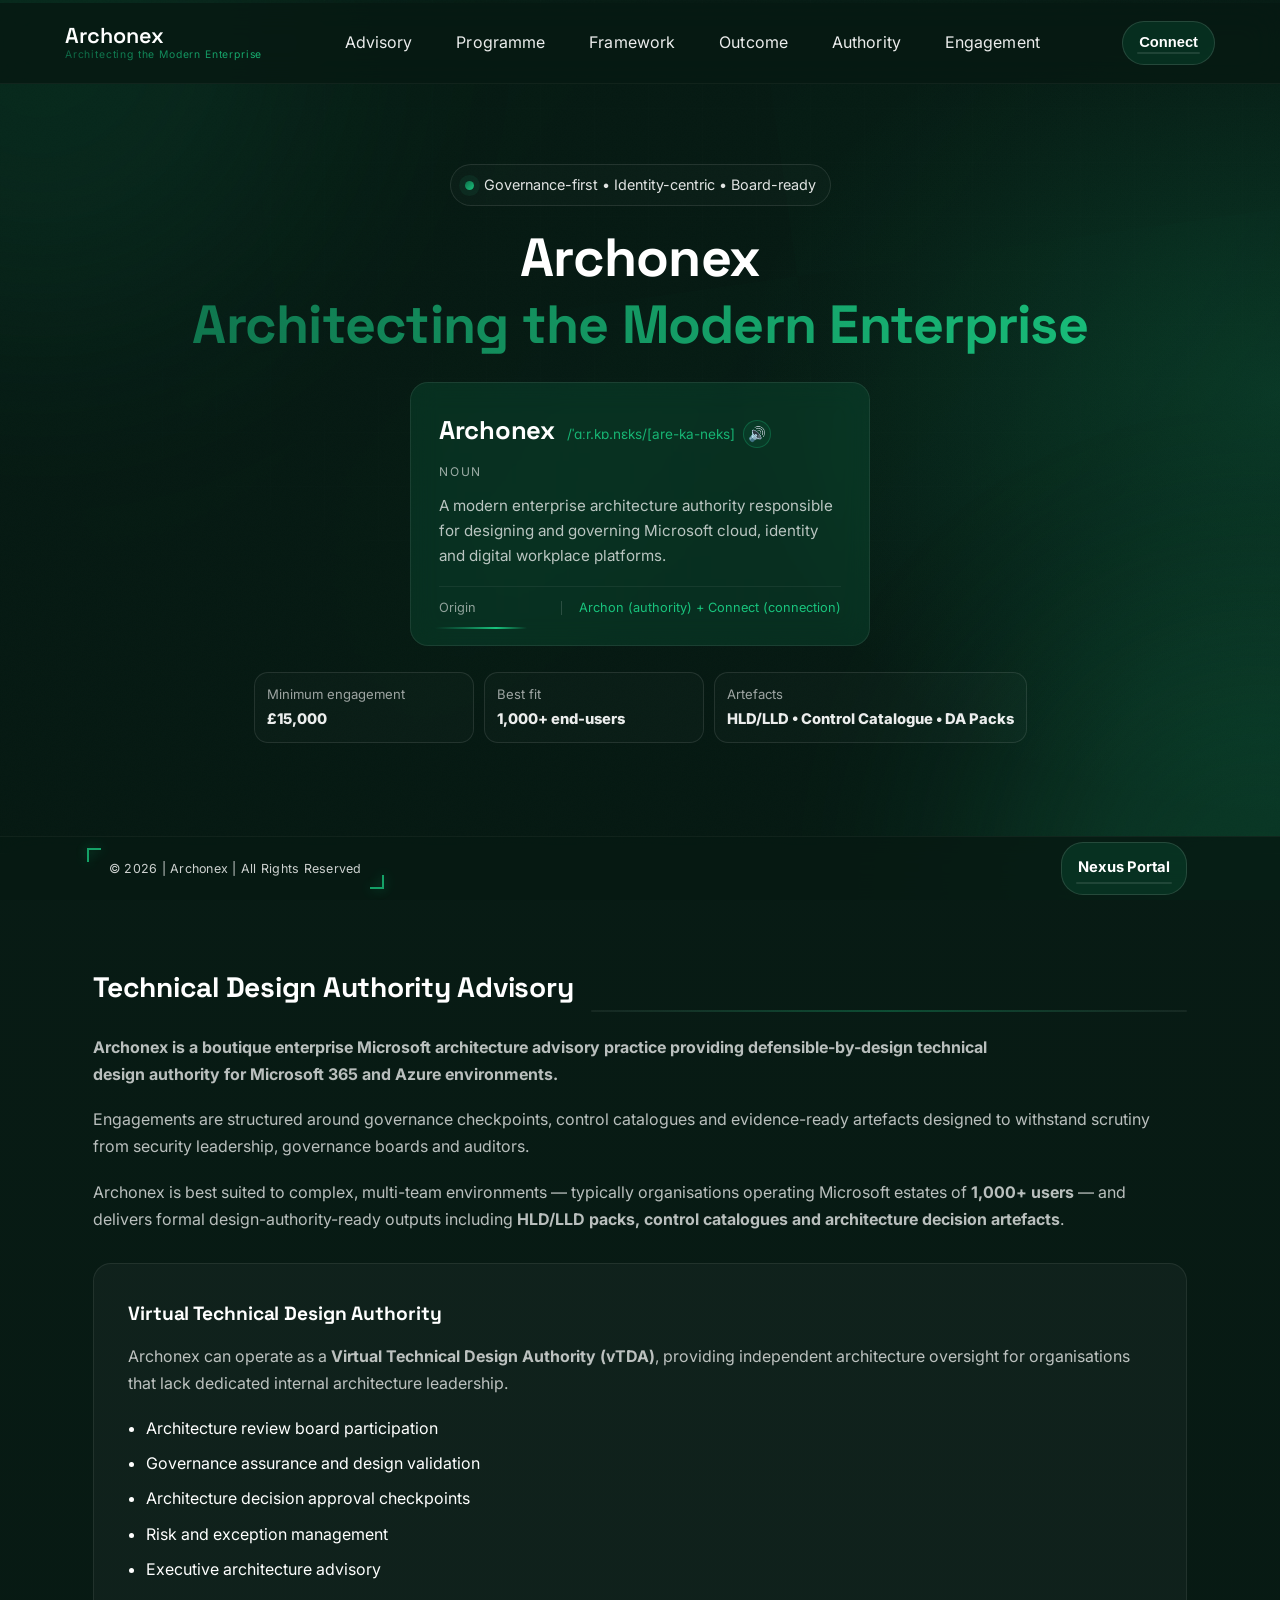
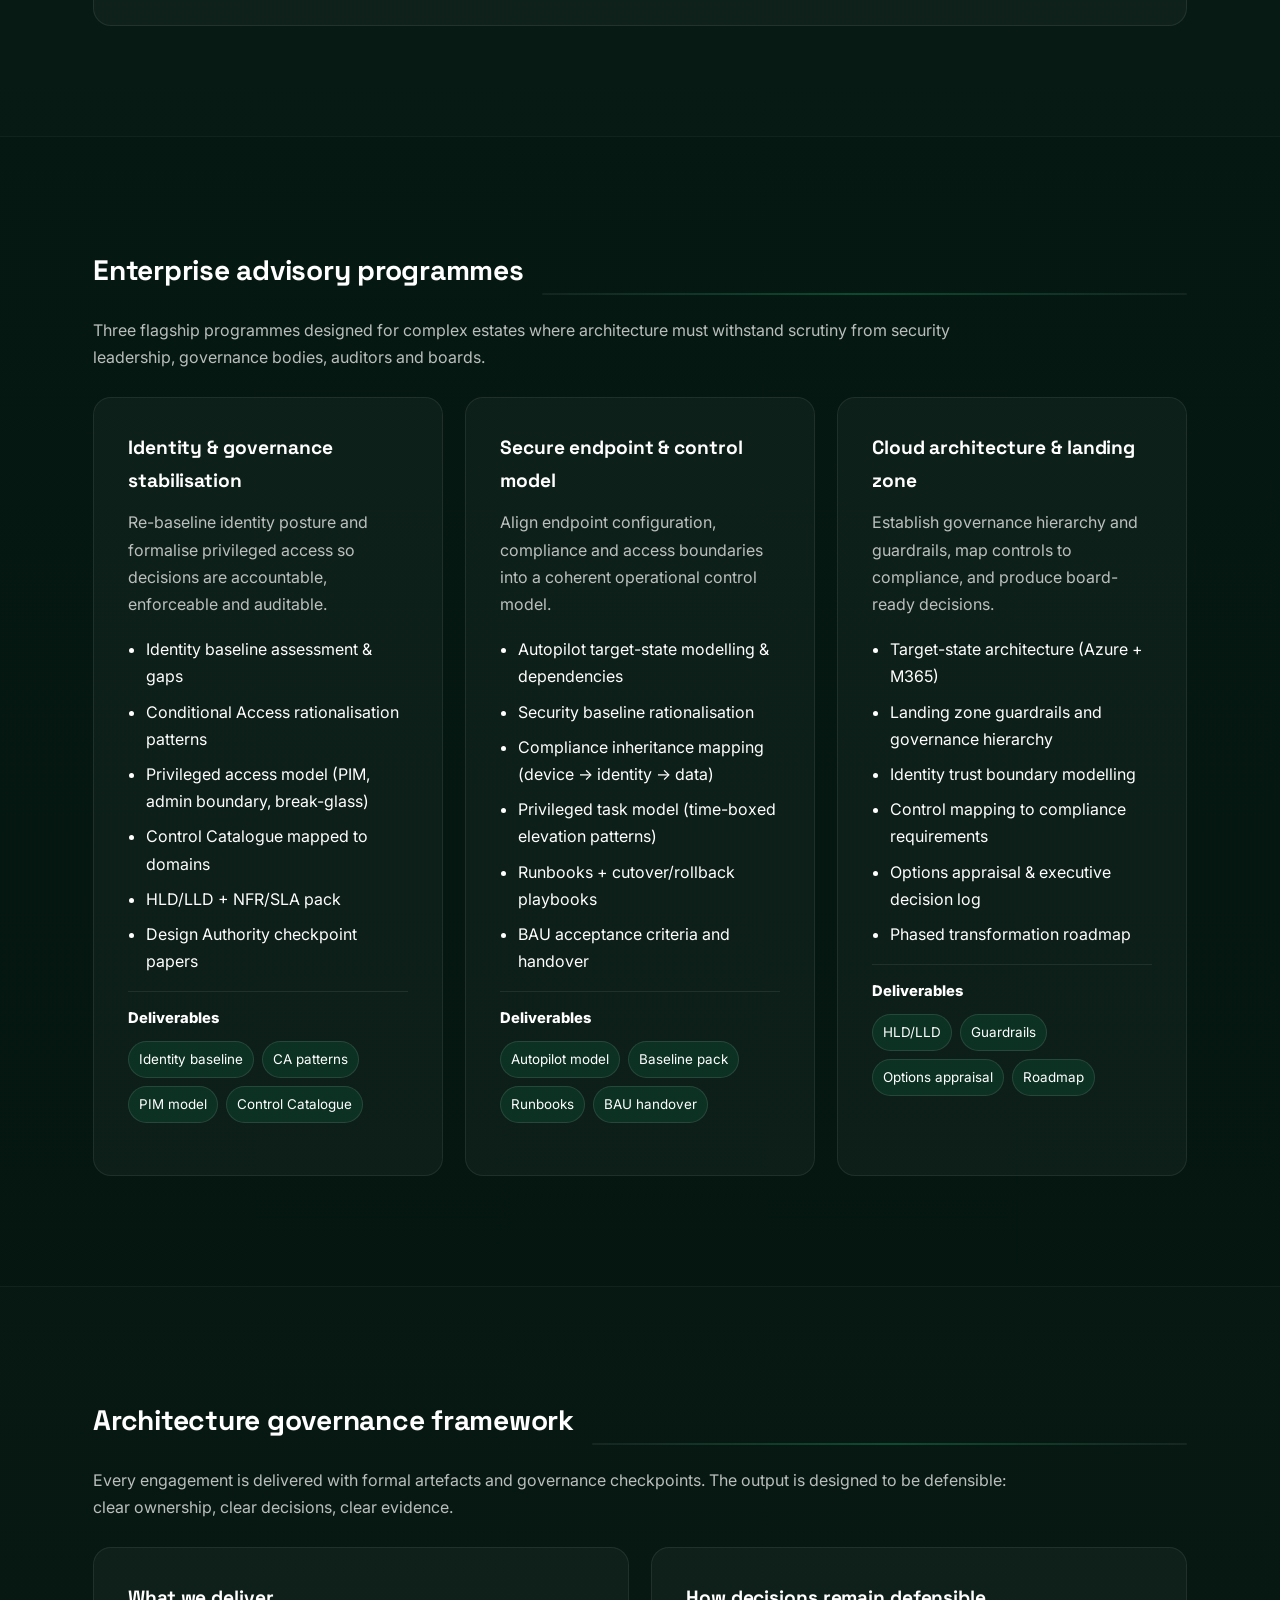
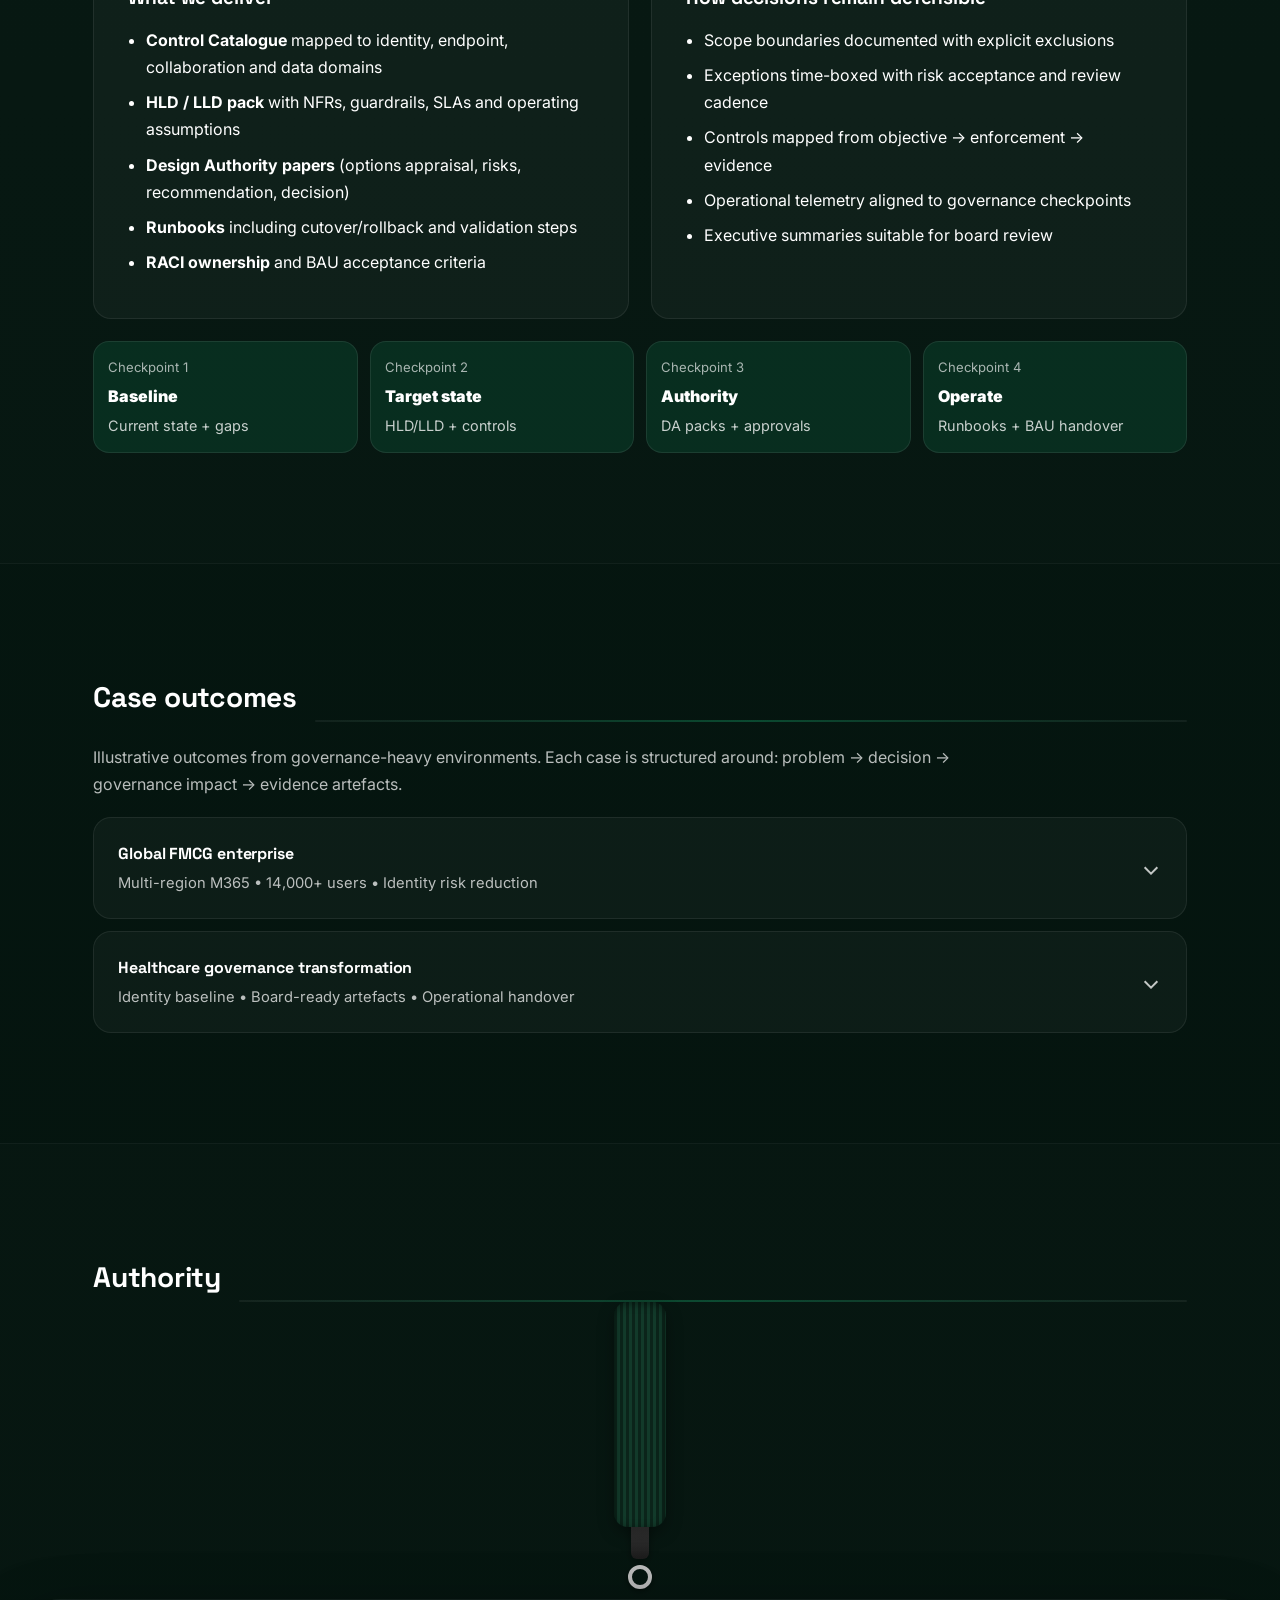
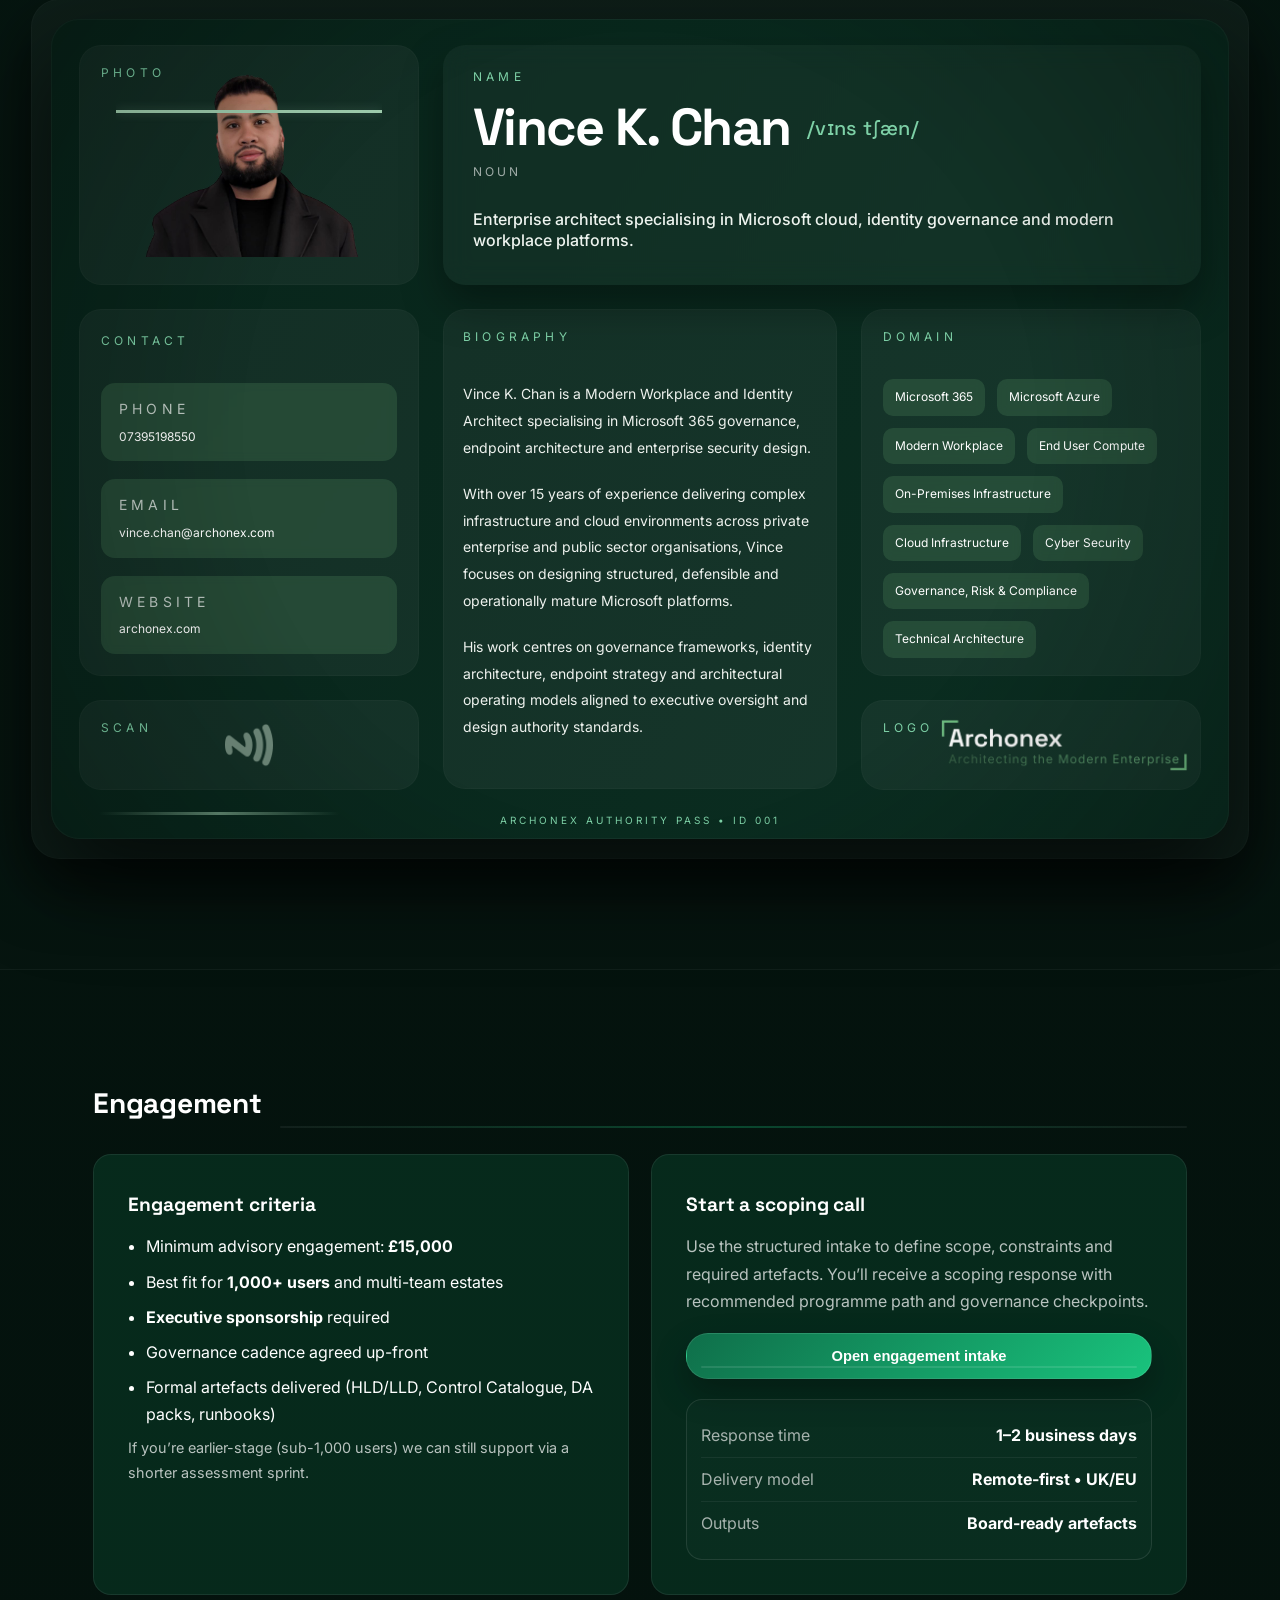
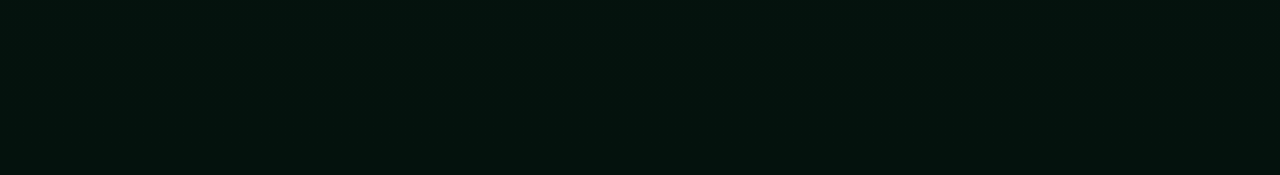
<file: index.html>
<!DOCTYPE html>
<html lang="en-GB">
<head>
  <meta charset="UTF-8" />
  <meta name="viewport" content="width=device-width, initial-scale=1.0" />
  <meta name="description" content="Archonex delivers governance-first Microsoft 365 & Azure architecture advisory: identity control models, board-ready artefacts, defensible decisions." />
  <meta name="theme-color" content="#061a13" />
  <title>Archonex | Architecting the Modern Enterprise</title>
  <link rel="icon" type="image/svg+xml" href="Favicon.svg">
  <link rel="preconnect" href="https://fonts.googleapis.com" />
  <link rel="preconnect" href="https://fonts.gstatic.com" crossorigin />
  <link href="https://fonts.googleapis.com/css2?family=Inter:wght@400;500;600;700&family=Space+Grotesk:wght@600;700&display=swap" rel="stylesheet" />
  <link rel="stylesheet" href="styles.css" />
</head>
  
<body>
<div id="top"></div>
<a class="skip-link" href="#top">Skip to content</a>

  <!-- Ambient system -->
  <div class="ambient" aria-hidden="true">
    <div class="grid"></div>
    <div class="diag"></div>
    <div class="orb orb-a"></div>
    <div class="orb orb-b"></div>
    <div class="noise"></div>
  </div>

  <!-- Top progress line injected by JS -->

  <header class="nav" id="top">
    <div class="container nav__inner">
      <!-- Brand -->
      <a class="brand redraw" href="#top">
    <span class="brand__name">Archonex</span>
    <span class="brand__tag gradient">Architecting the Modern Enterprise</span>
      </a>
      <!-- Desktop Navigation Menu -->
      <nav class="nav__links" aria-label="Primary">
        <a href="#advisory"><span>Advisory</span></a>
        <a href="#programmes"><span>Programme</span></a>
        <a href="#framework"><span>Framework</span></a>
        <a href="#cases"><span>Outcome</span></a>
        <a href="#authority"><span>Authority</span></a>
        <a href="#engagement"><span>Engagement</span></a>
      </nav>

      <!-- Right controls -->
      <div class="nav__actions">
        <button class="btn btn--rail magnetic" type="button" data-open-modal="engage">
          <span class="btn__label">Connect</span>
          <span class="btn__rail" aria-hidden="true"><span class="btn__runner"></span></span>
        </button>

        <button class="nav__burger" type="button" aria-label="Open menu" aria-controls="mobileMenu" aria-expanded="false">
          <span></span><span></span><span></span>
        </button>
      </div>
    </div>

    <!-- Mobile Navigation Menu -->
    <div class="mobile" id="mobileMenu" hidden>
      <div class="container mobile__inner" role="dialog" aria-label="Mobile navigation">
        <nav class="mobile__links" aria-label="Mobile">
        <a href="#advisory"><span>Advisory</span></a>
        <a href="#programmes"><span>Programme</span></a>
        <a href="#framework"><span>Framework</span></a>
        <a href="#cases"><span>Outcome</span></a>
        <a href="#authority"><span>Authority</span></a>
        <a href="#engagement"><span>Engagement</span></a>
      </nav>
        <button class="btn btn--ghost" type="button" data-open-modal="engage">Connect</button>
      </div>
    </div>
  </header>

  <main>
    <!-- HERO -->
    <section class="hero">
      <div class="container hero__inner">
        <div class="kicker reveal">
          <span class="kicker__dot" aria-hidden="true"></span>
          Governance-first • Identity-centric • Board-ready
        </div>

<h1 class="reveal hero__title">
 <span class="brand__brand">Archonex</span>
  <span class="hero__tag gradient">Architecting the Modern Enterprise</span>
</h1>

<div class="archonex-spec reveal">

<div class="spec-header">
  <span class="spec-word">Archonex</span>

  <div class="spec-pronounce-group">
    <span class="spec-phonetic">/ˈɑːr.kɒ.nɛks/[are-ka-neks]</span>

    <button class="spec-audio" type="button" aria-label="Play pronunciation">
      🔊
    </button>

    <audio id="archonexAudio" preload="none">
      <source src="archonex-pronunciation.mp3" type="audio/mpeg">
    </audio>
  </div>
</div>

  <div class="spec-type">noun</div>

  <p class="spec-definition">
    A modern enterprise architecture authority responsible for designing
    and governing Microsoft cloud, identity and digital workplace platforms.
  </p>

<div class="spec-origin">
  <span class="origin-label">Origin</span>
  <span class="origin-value">Archon (authority) + Connect (connection)</span>
</div>

</div>

        <div class="hero__meta reveal" aria-label="Quick facts">
          <div class="chip">
            <div class="chip__label">Minimum engagement</div>
            <div class="chip__value">£15,000</div>
          </div>
          <div class="chip">
            <div class="chip__label">Best fit</div>
            <div class="chip__value">1,000+ end-users</div>
          </div>
          <div class="chip">
            <div class="chip__label">Artefacts</div>
            <div class="chip__value">HLD/LLD • Control Catalogue • DA Packs</div>
          </div>
      </div>
    </section>

    <!-- ADVISORY -->
    <section id="advisory" class="section section--alt">
  <div class="container">

    <div class="section__head reveal">
      <h2>Technical Design Authority Advisory</h2>
      <div class="section__line">
        <span class="section__runner"></span>
      </div>
    </div>

    <p class="lead muted reveal">
      <strong>Archonex is a boutique enterprise Microsoft architecture advisory practice providing defensible-by-design technical design authority for Microsoft 365 and Azure environments.</strong>
    </p>

    <p class="muted reveal">
      Engagements are structured around governance checkpoints, control catalogues and evidence-ready artefacts designed to withstand scrutiny from security leadership, governance boards and auditors.
    </p>

    <p class="muted reveal">
      Archonex is best suited to complex, multi-team environments — typically organisations operating Microsoft estates of <strong>1,000+ users</strong> — and delivers formal design-authority-ready outputs including <strong>HLD/LLD packs, control catalogues and architecture decision artefacts</strong>.
    </p>

    <div class="frame reveal" data-spotlight style="margin-top:30px;">
      <div class="frame__corners"></div>

      <h3>Virtual Technical Design Authority</h3>

      <p class="muted">
        Archonex can operate as a <strong>Virtual Technical Design Authority (vTDA)</strong>, providing independent architecture oversight for organisations that lack dedicated internal architecture leadership.
      </p>

      <ul class="list">
        <li>Architecture review board participation</li>
        <li>Governance assurance and design validation</li>
        <li>Architecture decision approval checkpoints</li>
        <li>Risk and exception management</li>
        <li>Executive architecture advisory</li>
      </ul>

    </div>

  </div>
</section>
    <!-- PROGRAMME -->
    <section id="programmes" class="section">
      <div class="container">
        <div class="section__head reveal">
          <h2>Enterprise advisory programmes</h2>
          <div class="section__line" aria-hidden="true"><span class="section__runner"></span></div>
        </div>

        <p class="lead muted reveal">
          Three flagship programmes designed for complex estates where architecture must withstand scrutiny from
          security leadership, governance bodies, auditors and boards.
        </p>

        <div class="grid3">
          <article class="card frame reveal" data-spotlight>
            <div class="frame__corners" aria-hidden="true"></div>
            <h3>Identity & governance stabilisation</h3>
            <p class="muted">
              Re-baseline identity posture and formalise privileged access so decisions are accountable, enforceable and auditable.
            </p>

            <ul class="list">
              <li>Identity baseline assessment & gaps</li>
              <li>Conditional Access rationalisation patterns</li>
              <li>Privileged access model (PIM, admin boundary, break-glass)</li>
              <li>Control Catalogue mapped to domains</li>
              <li>HLD/LLD + NFR/SLA pack</li>
              <li>Design Authority checkpoint papers</li>
            </ul>

            <div class="deliver">
              <div class="deliver__title">Deliverables</div>
              <div class="deliver__tags">
                <span>Identity baseline</span><span>CA patterns</span><span>PIM model</span><span>Control Catalogue</span>
              </div>
            </div>

            <div class="price"></div>
          </article>

          <article class="card frame reveal" data-spotlight>
            <div class="frame__corners" aria-hidden="true"></div>
            <h3>Secure endpoint & control model</h3>
            <p class="muted">
              Align endpoint configuration, compliance and access boundaries into a coherent operational control model.
            </p>

            <ul class="list">
              <li>Autopilot target-state modelling & dependencies</li>
              <li>Security baseline rationalisation</li>
              <li>Compliance inheritance mapping (device → identity → data)</li>
              <li>Privileged task model (time-boxed elevation patterns)</li>
              <li>Runbooks + cutover/rollback playbooks</li>
              <li>BAU acceptance criteria and handover</li>
            </ul>

            <div class="deliver">
              <div class="deliver__title">Deliverables</div>
              <div class="deliver__tags">
                <span>Autopilot model</span><span>Baseline pack</span><span>Runbooks</span><span>BAU handover</span>
              </div>
            </div>

            <div class="price"></div>
          </article>

          <article class="card frame reveal" data-spotlight>
            <div class="frame__corners" aria-hidden="true"></div>
            <h3>Cloud architecture & landing zone</h3>
            <p class="muted">
              Establish governance hierarchy and guardrails, map controls to compliance, and produce board-ready decisions.
            </p>

            <ul class="list">
              <li>Target-state architecture (Azure + M365)</li>
              <li>Landing zone guardrails and governance hierarchy</li>
              <li>Identity trust boundary modelling</li>
              <li>Control mapping to compliance requirements</li>
              <li>Options appraisal & executive decision log</li>
              <li>Phased transformation roadmap</li>
            </ul>

            <div class="deliver">
              <div class="deliver__title">Deliverables</div>
              <div class="deliver__tags">
                <span>HLD/LLD</span><span>Guardrails</span><span>Options appraisal</span><span>Roadmap</span>
              </div>
            </div>

            <div class="price"></div>
          </article>
        </div>
      </div>
    </section>

    <!-- FRAMEWORK -->
    <section id="framework" class="section section--alt">
      <div class="container">
        <div class="section__head reveal">
          <h2>Architecture governance framework</h2>
          <div class="section__line" aria-hidden="true"><span class="section__runner"></span></div>
        </div>

        <p class="lead muted reveal">
          Every engagement is delivered with formal artefacts and governance checkpoints.
          The output is designed to be defensible: clear ownership, clear decisions, clear evidence.
        </p>

        <div class="grid2">
          <article class="panel frame reveal" data-spotlight>
            <div class="frame__corners" aria-hidden="true"></div>
            <h3>What we deliver</h3>

            <ul class="list">
              <li><strong>Control Catalogue</strong> mapped to identity, endpoint, collaboration and data domains</li>
              <li><strong>HLD / LLD pack</strong> with NFRs, guardrails, SLAs and operating assumptions</li>
              <li><strong>Design Authority papers</strong> (options appraisal, risks, recommendation, decision)</li>
              <li><strong>Runbooks</strong> including cutover/rollback and validation steps</li>
              <li><strong>RACI ownership</strong> and BAU acceptance criteria</li>
            </ul>
          </article>

          <article class="panel frame reveal" data-spotlight>
            <div class="frame__corners" aria-hidden="true"></div>
            <h3>How decisions remain defensible</h3>

            <ul class="list">
              <li>Scope boundaries documented with explicit exclusions</li>
              <li>Exceptions time-boxed with risk acceptance and review cadence</li>
              <li>Controls mapped from objective → enforcement → evidence</li>
              <li>Operational telemetry aligned to governance checkpoints</li>
              <li>Executive summaries suitable for board review</li>
            </ul>
          </article>
        </div>

        <div class="framework__strip reveal" aria-label="Governance checkpoints">
          <div class="strip__item">
            <div class="strip__top">Checkpoint 1</div>
            <div class="strip__mid">Baseline</div>
            <div class="strip__bot">Current state + gaps</div>
          </div>
          <div class="strip__item">
            <div class="strip__top">Checkpoint 2</div>
            <div class="strip__mid">Target state</div>
            <div class="strip__bot">HLD/LLD + controls</div>
          </div>
          <div class="strip__item">
            <div class="strip__top">Checkpoint 3</div>
            <div class="strip__mid">Authority</div>
            <div class="strip__bot">DA packs + approvals</div>
          </div>
          <div class="strip__item">
            <div class="strip__top">Checkpoint 4</div>
            <div class="strip__mid">Operate</div>
            <div class="strip__bot">Runbooks + BAU handover</div>
          </div>
        </div>
      </div>
    </section>

    <!-- OUTCOME -->
    <section id="cases" class="section">
      <div class="container">
        <div class="section__head reveal">
          <h2>Case outcomes</h2>
          <div class="section__line" aria-hidden="true"><span class="section__runner"></span></div>
        </div>

        <p class="lead muted reveal">
          Illustrative outcomes from governance-heavy environments. Each case is structured around:
          problem → decision → governance impact → evidence artefacts.
        </p>

        <div class="cases">
          <details class="case frame reveal" data-spotlight>
            <summary class="case__summary">
              <div>
                <div class="case__title">Global FMCG enterprise</div>
                <div class="case__meta">Multi-region M365 • 14,000+ users • Identity risk reduction</div>
              </div>
              <span class="case__chev" aria-hidden="true"></span>
            </summary>

            <div class="frame__corners" aria-hidden="true"></div>

            <div class="case__body">
              <div class="case__grid">
                <div>
                  <h4>Problem</h4>
                  <p class="muted">
                    Fragmented Conditional Access, inconsistent privileged access patterns, and limited executive visibility into control effectiveness.
                  </p>
                </div>
                <div>
                  <h4>Architecture decision</h4>
                  <p class="muted">
                    Standardised CA policy patterns, redefined privileged boundary model, and introduced governance telemetry with weekly review cadence.
                  </p>
                </div>
                <div>
                  <h4>Governance impact</h4>
                  <p class="muted">
                    Clear ownership model for access decisions, defensible exceptions process, and reduction in policy sprawl.
                  </p>
                </div>
                <div>
                  <h4>Evidence artefacts</h4>
                  <ul class="list compact">
                    <li>Identity baseline + CA rationalisation pack</li>
                    <li>Privileged access model + admin boundary diagram</li>
                    <li>DA checkpoint paper + RAID summary</li>
                    <li>Weekly governance review dashboard criteria</li>
                  </ul>
                </div>
              </div>

              <div class="case__result">
                <span class="badge">Result</span>
                Reduced identity exposure and improved audit defensibility with documented governance cadence.
              </div>
            </div>
          </details>

          <details class="case frame reveal" data-spotlight>
            <summary class="case__summary">
              <div>
                <div class="case__title">Healthcare governance transformation</div>
                <div class="case__meta">Identity baseline • Board-ready artefacts • Operational handover</div>
              </div>
              <span class="case__chev" aria-hidden="true"></span>
            </summary>

            <div class="frame__corners" aria-hidden="true"></div>

            <div class="case__body">
              <div class="case__grid">
                <div>
                  <h4>Problem</h4>
                  <p class="muted">
                    Governance uncertainty across identity and collaboration services with high scrutiny and operational risk.
                  </p>
                </div>
                <div>
                  <h4>Architecture decision</h4>
                  <p class="muted">
                    Defined target-state governance model, documented controls, and delivered DA artefacts aligned to service resilience.
                  </p>
                </div>
                <div>
                  <h4>Governance impact</h4>
                  <p class="muted">
                    Established defensible approvals through design authority and structured BAU acceptance criteria.
                  </p>
                </div>
                <div>
                  <h4>Evidence artefacts</h4>
                  <ul class="list compact">
                    <li>HLD/LLD with NFR/SLA mapping</li>
                    <li>Options appraisal + RAID governance pack</li>
                    <li>Runbooks with cutover/rollback steps</li>
                    <li>BAU handover and acceptance criteria</li>
                  </ul>
                </div>
              </div>

              <div class="case__result">
                <span class="badge">Result</span>
                Audit-aligned governance posture with documented operational controls and handover.
              </div>
            </div>
          </details>
        </div>
      </div>
    </section>
<!-- AUTHORITY PASS -->
<section id="authority" class="section section--alt">

<div class="container">

<div class="section__head reveal">
<h2>Authority</h2>
<div class="section__line"><span class="section__runner"></span></div>
</div>

<div class="authority-wrapper">

<div class="scene">
<div class="lanyard">

<div class="strap"></div>
<div class="clip"></div>
<div class="ring"></div>

<div class="badge-holder">
<div class="card">

<div class="card-grid">

<!-- 1: PHOTO -->
<div class="cell photo-cell">
<div class="grid-title">PHOTO</div>
<div class="photo">
<img src="vince.png" alt="Vince K Chan">
<div class="scan"></div>
</div>
</div>

<!-- NAME -->
<div class="identity-cell">

<div class="grid-title">NAME</div>

<h1 class="dict-word">
Vince K. Chan
<span class="phonetic">/vɪns tʃæn/</span>
</h1>

<div class="dict-type">NOUN</div>

<p class="dict-definition">
Enterprise architect specialising in Microsoft cloud, identity governance and modern workplace platforms.
</p>

</div>

<!-- CONTACT -->
<div class="cell contact-cell">

<div class="grid-title">CONTACT</div>

<div class="contact-box">
<span>PHONE</span>
07395198550
</div>

<div class="contact-box">
<span>EMAIL</span>
vince.chan@archonex.com
</div>

<div class="contact-box">
<span>WEBSITE</span>
archonex.com
</div>

</div>

<!-- NFC -->
<div class="cell nfc-cell">

<div class="grid-title">SCAN</div>

<img src="nfc.png" class="nfc-icon">

</div>

<!-- BIO -->
<div class="cell bio-cell">

<div class="grid-title">BIOGRAPHY</div>
  <p>Vince K. Chan is a Modern Workplace and Identity Architect specialising in Microsoft 365 governance, endpoint architecture and enterprise security design.</p>

  <p>With over 15 years of experience delivering complex infrastructure and cloud environments across private enterprise and public sector organisations, Vince focuses on designing structured, defensible and operationally mature Microsoft platforms.</p>

  <p>His work centres on governance frameworks, identity architecture, endpoint strategy and architectural operating models aligned to executive oversight and design authority standards.</p>
</div>
<!-- DOMAIN -->
<div class="cell domain-cell">

<div class="grid-title">DOMAIN</div>

  <div class="domain-tags">
    <span>Microsoft 365</span>
    <span>Microsoft Azure</span>
    <span>Modern Workplace</span>
    <span>End User Compute</span>
    <span>On-Premises Infrastructure</span>
    <span>Cloud Infrastructure</span>
    <span>Cyber Security</span>
    <span>Governance, Risk & Compliance</span>
    <span>Technical Architecture</span>
  </div>

</div>

<!-- LOGO -->
<div class="cell logo-cell">

<div class="grid-title">LOGO</div>

<div class="logo-bottom">
<div class="archonex-logo">
<img src="logo.png" class="logo-mark">
</div>
</div>

</div>

</div>

<div class="runner"></div>
<div class="badge-footer">ARCHONEX AUTHORITY PASS • ID 001</div>

</div>
</div>

</div>
</div>

</div>

</div>
</section>
    <!-- ENGAGEMENT -->
    <section id="engagement" class="section">
      <div class="container">
        <div class="section__head reveal">
          <h2>Engagement</h2>
          <div class="section__line" aria-hidden="true"><span class="section__runner"></span></div>
        </div>

        <div class="grid2">
          <article class="panel frame reveal" data-spotlight>
            <div class="frame__corners" aria-hidden="true"></div>
            <h3>Engagement criteria</h3>
            <ul class="list">
              <li>Minimum advisory engagement: <strong>£15,000</strong></li>
              <li>Best fit for <strong>1,000+ users</strong> and multi-team estates</li>
              <li><strong>Executive sponsorship</strong> required</li>
              <li>Governance cadence agreed up-front</li>
              <li>Formal artefacts delivered (HLD/LLD, Control Catalogue, DA packs, runbooks)</li>
            </ul>

            <div class="micro muted">
              If you’re earlier-stage (sub-1,000 users) we can still support via a shorter assessment sprint.
            </div>
          </article>

          <article class="panel frame reveal" data-spotlight>
            <div class="frame__corners" aria-hidden="true"></div>
            <h3>Start a scoping call</h3>
            <p class="muted">
              Use the structured intake to define scope, constraints and required artefacts. You’ll receive a scoping response with
              recommended programme path and governance checkpoints.
            </p>

            <div class="cta-stack">
              <button class="btn btn--primary magnetic" type="button" data-open-modal="engage">
                Open engagement intake
                <span class="btn__rail" aria-hidden="true"><span class="btn__runner"></span></span>
              </button>

              <div class="contactbox" role="note" aria-label="Engagement note">
                <div class="contactbox__row"><span>Response time</span><strong>1–2 business days</strong></div>
                <div class="contactbox__row"><span>Delivery model</span><strong>Remote-first • UK/EU</strong></div>
                <div class="contactbox__row"><span>Outputs</span><strong>Board-ready artefacts</strong></div>
              </div>
            </div>
          </article>
        </div>
      </div>
    </section>
  </main>

  <!-- FOOTER -->
<footer class="footer">
  <div class="container footer__inner">

    <span class="footer__text">
      <span>© 2026 | Archonex | All Rights Reserved</span>
    </span>

<a href="/nexus" class="btn btn--rail">
  <span class="btn__label">Nexus Portal</span>
  <span class="btn__rail"><span class="btn__runner"></span></span>
</a>

  </div>
</footer>

  <!-- ENGAGEMENT MODAL -->
  <div class="modal" id="modal-engage" aria-hidden="true">
    <div class="modal__backdrop" data-close-modal></div>

    <div class="modal__panel" role="dialog" aria-modal="true" aria-labelledby="modalTitle" aria-describedby="modalDesc" tabindex="-1">
      <div class="modal__head">
        <div>
          <div class="modal__kicker">Engagement intake</div>
          <h3 id="modalTitle">Architecture advisory scoping</h3>
          <p id="modalDesc" class="muted">
            Provide a short brief and constraints. We’ll respond with recommended programme path, artefacts, and governance checkpoints.
          </p>
        </div>

        <button class="iconbtn" type="button" aria-label="Close" data-close-modal>✕</button>
      </div>

      <form class="form" id="engageForm">
        <div class="form__row">
          <label>
            Your name
            <input name="name" type="text" autocomplete="name" required />
          </label>

          <label>
            Work email
            <input name="email" type="email" autocomplete="email" required />
          </label>
        </div>

        <div class="form__row">
          <label>
            Organisation
            <input name="org" type="text" autocomplete="organization" required />
          </label>

          <label>
            Estate size
            <select name="size" required>
              <option value="" selected disabled>Select…</option>
              <option>1,000–5,000 users</option>
              <option>5,000–15,000 users</option>
              <option>15,000+ users</option>
              <option>Under 1,000 users (assessment sprint)</option>
            </select>
          </label>
        </div>

        <label>
          What do you need (brief)
          <textarea name="brief" rows="5" required placeholder="Example: identity baseline redesign, Conditional Access rationalisation, PIM model, governance artefacts for Design Authority…"></textarea>
        </label>

        <div class="form__row">
          <label>
            Primary driver
            <select name="driver" required>
              <option value="" selected disabled>Select…</option>
              <option>Security risk reduction</option>
              <option>Governance / audit defensibility</option>
              <option>Architecture standardisation</option>
              <option>Delivery acceleration</option>
            </select>
          </label>

          <label>
            Timeframe
            <select name="timeframe" required>
              <option value="" selected disabled>Select…</option>
              <option>2–4 weeks</option>
              <option>4–8 weeks</option>
              <option>8–12 weeks</option>
              <option>12+ weeks</option>
            </select>
          </label>
        </div>

        <div class="form__actions">
          <button class="btn btn--primary magnetic" type="submit">
            Generate email draft
            <span class="btn__rail" aria-hidden="true"><span class="btn__runner"></span></span>
          </button>

          <button class="btn btn--ghost" type="button" data-close-modal>Cancel</button>

          <div class="form__hint muted" id="formHint">
            This will open your email client with a pre-filled subject/body. No backend required.
          </div>
        </div>

        <div class="form__out" id="formOut" hidden>
          <div class="form__outrow">
            <span class="badge">Ready</span>
            Email draft generated. If your mail client blocks auto-open, use the manual link below.
          </div>
          <a class="btn btn--ghost" id="mailtoLink" href="#" target="_blank" rel="noopener">Open email draft</a>
        </div>
      </form>
    </div>
  </div>

  <script src="script.js"></script>
</body>
</html>
</file>
<file: styles.css>
:root{
  --bg:#061a13;
  --bg2:#04120d;
  --text:#ffffff;
  --muted:rgba(255,255,255,0.72);

  --accent:#0f6f4a;
  --accent2:#19c37d;

  --glass:rgba(255,255,255,0.035);
  --glass2:rgba(255,255,255,0.02);
  --border:rgba(255,255,255,0.075);

  --shadow: 0 34px 84px rgba(0,0,0,0.48);

  --ease:cubic-bezier(0.22,1,0.36,1);

  --r16:16px;
  --r18:18px;
  --r22:22px;

  --max:1150px;

  --h1: clamp(2.35rem, 4.2vw, 3.7rem);
  --h2: clamp(1.65rem, 2.2vw, 2.05rem);
  --h3: 1.2rem;
  --body: 1.02rem;
  --micro: 0.90rem;
}

*{ box-sizing:border-box; }
html{ scroll-behavior:auto; }
body{
  margin:0;
  font-family: Inter, system-ui, -apple-system, Segoe UI, Roboto, Arial, sans-serif;
  color:var(--text);
  line-height:1.7;
  background:
    radial-gradient(1100px 800px at 14% -8%, rgba(15,111,74,0.22), transparent 55%),
    radial-gradient(900px 700px at 100% 6%, rgba(25,195,125,0.18), transparent 60%),
    linear-gradient(180deg, var(--bg), var(--bg2));
  -webkit-font-smoothing: antialiased;
  overflow-x:hidden;
}

a{ color:inherit; }
.container{
  max-width: var(--max);
  margin:0 auto;
  padding:0 28px;
}
body{
padding-top:3px;
padding-bottom:70px;
}
.skip-link{
  position:absolute;
  top:-100px;
  left:16px;
  z-index:9999;
  padding:10px 12px;
  border-radius:12px;
  background:rgba(0,0,0,0.75);
  border:1px solid rgba(255,255,255,0.14);
  color:#fff;
  text-decoration:none;
}
.skip-link:focus{ top:16px; outline:none; }

/* Ambient */
.ambient{
  position:fixed;
  inset:0;
  pointer-events:none;
  z-index:-1;
  overflow:hidden;
  will-change: transform;
  transform: translateZ(0);
}
.grid{
  position:absolute;
  inset:0;
  opacity:0.11;
  background-image:
    linear-gradient(rgba(255,255,255,0.055) 1px, transparent 1px),
    linear-gradient(90deg, rgba(255,255,255,0.055) 1px, transparent 1px);
  background-size: 54px 54px;
  mask-image: radial-gradient(900px 520px at 50% 22%, #000 55%, transparent 100%);
}
.diag{
  position:absolute;
  inset:-220px -220px;
  opacity:0.08;
  background-image:
    linear-gradient(135deg, rgba(25,195,125,0.0) 0%, rgba(25,195,125,0.10) 45%, rgba(25,195,125,0.0) 70%),
    linear-gradient(135deg, rgba(15,111,74,0.0) 0%, rgba(15,111,74,0.11) 45%, rgba(15,111,74,0.0) 70%);
  background-size: 520px 520px;
  transform: rotate(-8deg);
  mask-image: radial-gradient(900px 700px at 55% 30%, #000 55%, transparent 100%);
}
.orb{
  position:absolute;
  width:560px;
  height:560px;
  border-radius:50%;
  filter: blur(110px);
  opacity:0.18;
  transform: translate3d(0,0,0);
  will-change: transform;
}
.orb-a{ background: var(--accent); top:-240px; left:-240px; }
.orb-b{ background: var(--accent2); bottom:-260px; right:-260px; }
.noise{
  position:absolute;
  inset:-40px;
  background-image:url("data:image/svg+xml,%3Csvg xmlns='http://www.w3.org/2000/svg' width='120' height='120'%3E%3Cfilter id='n'%3E%3CfeTurbulence type='fractalNoise' baseFrequency='.8' numOctaves='3' stitchTiles='stitch'/%3E%3C/filter%3E%3Crect width='120' height='120' filter='url(%23n)' opacity='.25'/%3E%3C/svg%3E");
  opacity:0.05;
  mix-blend-mode:overlay;
}

/* NAV */
.nav{
  position:sticky;
  top:0;
  z-index:1000;
  background: rgba(6,26,19,0.84);
  backdrop-filter: blur(16px);
  border-bottom:1px solid rgba(255,255,255,0.045);
}
.nav__inner{
display:grid;
grid-template-columns:auto auto auto;
align-items:center;
gap:12px;
padding:18px 0;
}
.brand{
text-decoration:none;
display:inline-flex;
flex-direction:column;
align-items:flex-start;
width:fit-content;
position:relative;
line-height:1.05;
}
.brand__brand{
position:relative;
display:inline-block;
}
.brand__name{
font-family:"Space Grotesk",sans-serif;
font-size:1.35rem;
font-weight:600;
}
.brand__tag{
font-size:.65rem;
letter-spacing:.08em;
margin-top:2px;
white-space:nowrap;
opacity:.9;
}
.brand__svg{
width:260px;
display:block;
overflow:visible;
}
.nav__links{
  display:flex;
  gap:20px;
  align-items:center;
  justify-content:center;
  justify-self:center;
  white-space:nowrap;
}
.nav__links a{
  text-decoration:none;
  color:rgba(255,255,255,0.92);
  font-size:1rem;
  letter-spacing:0.1px;
  padding:6px 12px;
  position:relative;
  transition: opacity .25s ease;
}
.nav__actions{
display:flex;
align-items:center;
justify-self:end;
gap:6px;
height:100%;
}
.nav__links a:hover{ opacity:1; }

/* NAV ACTIVE BRACKET */
/* NAV ARCHITECTURE BRACKETS */
.nav__links a::before,
.nav__links a::after,
.nav__links a span::before,
.nav__links a span::after{
content:"";
position:absolute;
background:var(--accent2);
box-shadow:0 0 12px rgba(25,195,125,0.55);

opacity:0;
transition:opacity .25s ease;
}
/* TOP LEFT VERTICAL */
/* ANIMATION LINE EFFECTS IN NAV MENU */
.nav__links a.active::before{
  left:-6px;
  top:-4px;
  width:2px;
  height:14px;

  opacity:1;

  transform:scaleY(0);
  transform-origin:bottom;

  animation:navTLv .75s forwards;
}
/* TOP LEFT HORIZONTAL */

.nav__links a.active span::before{
  left:-6px;
  top:-4px;
  width:14px;
  height:2px;

  opacity:1;

  transform:scaleX(0);
  transform-origin:left;

  animation:navTLh .75s .35s forwards;
}
/* BOTTOM RIGHT VERTICAL */

.nav__links a.active::after{
  right:-6px;
  bottom:-4px;
  width:2px;
  height:14px;

  opacity:1;

  transform:scaleY(0);
  transform-origin:top;
  animation:navBRv .75s .7s forwards;
}
/* BOTTOM RIGHT HORIZONTAL */

.nav__links a.active span::after{
  right:-6px;
  bottom:-4px;
  width:14px;
  height:2px;

  opacity:1;

  transform:scaleX(0);
  transform-origin:right;

  animation:navBRh .75s 1.05s forwards;
}
/* Burger */
.nav__burger{
  width:44px; height:44px;
  border-radius:14px;
  border:1px solid rgba(255,255,255,0.10);
  background: rgba(255,255,255,0.02);
  display:none;
  cursor:pointer;
}
.nav__burger span{
  display:block;
  width:18px;
  height:2px;
  margin:5px auto;
  background: rgba(255,255,255,0.85);
  border-radius:2px;
}

/* Mobile */
.mobile{
  border-top:1px solid rgba(255,255,255,0.06);
  background: rgba(6,26,19,0.92);
}
.mobile__inner{
  padding:18px 0 22px;
  display:flex;
  flex-direction:column;
  gap:14px;
}
.mobile__links{
  display:flex;
  flex-direction:column;
  gap:10px;
}
.mobile__links a{
  text-decoration:none;
  padding:12px 12px;
  border-radius:14px;
  border:1px solid rgba(255,255,255,0.08);
  background: rgba(255,255,255,0.02);
}

/* Logo */
.logo-path{
  stroke-dasharray: 900;
  stroke-dashoffset: 900;
}
.logo-node{
  fill: var(--accent2);
  opacity: 0.92;
  filter: drop-shadow(0 0 10px rgba(25,195,125,0.18));
}

/* Buttons */
.btn{
  border-radius: var(--r22);
  padding:14px 18px;
  border:1px solid rgba(255,255,255,0.12);
  background: rgba(255,255,255,0.02);
  color:#fff;
  font-weight:700;
  font-size:0.92rem;
  cursor:pointer;
  user-select:none;
  text-decoration:none;
  display:inline-flex;
  align-items:center;
  justify-content:center;
  gap:10px;
  transition: transform .45s var(--ease), box-shadow .45s var(--ease), background .45s var(--ease), border-color .45s var(--ease);
  position:relative;
  overflow:hidden;
}

.btn--primary{
  background: linear-gradient(135deg, var(--accent), var(--accent2));
  border-color: rgba(255,255,255,0.10);
  box-shadow: 0 14px 32px rgba(0,0,0,0.28);
}
.btn--ghost{
  background: rgba(255,255,255,0.02);
  border-color: rgba(255,255,255,0.14);
}
.btn:hover{
  transform: translateY(-3px);
  box-shadow:
    0 22px 52px rgba(0,0,0,0.38),
    0 0 24px rgba(25,195,125,0.18);
}
.btn:focus-visible{ outline: 2px solid rgba(25,195,125,0.65); outline-offset: 3px; }

.btn--rail{
  padding:12px 16px 14px;
  background:rgba(15,111,74,0.25);
}
.footer .btn{
  background:rgba(15,111,74,0.25);
  white-space:nowrap;
}
.btn__rail{
  position:absolute;
  left:14px;
  right:14px;
  bottom:10px;
  height:2px;
  border-radius:2px;
  background: rgba(255,255,255,0.10);
  overflow:hidden;
}
.btn__runner{
  position:absolute;
  top:0;
  left:-22%;
  width:22%;
  height:100%;
  background: linear-gradient(90deg, rgba(15,111,74,0), rgba(15,111,74,0.95), rgba(25,195,125,0.95), rgba(25,195,125,0));
  animation: railRun 2.6s linear infinite;
}
@keyframes railRun{ to { transform: translateX(620%); } }

@keyframes navTLv{
  to{ transform:scaleY(1); }
}

@keyframes navTLh{
  to{ transform:scaleX(1); }
}

@keyframes navBRv{
  to{ transform:scaleY(1); }
}

@keyframes navBRh{
  to{ transform:scaleX(1); }
}

/* HERO */
.hero{ 
  padding: 80px 0 110px; 
  text-align:center; 
}
.hero__inner{ position:relative; }
.kicker{
  display:inline-flex;
  align-items:center;
  gap:10px;
  padding:8px 14px;
  border-radius:999px;
  border:1px solid rgba(255,255,255,0.10);
  background: rgba(255,255,255,0.02);
  color: rgba(255,255,255,0.88);
  font-size:0.90rem;
}
.kicker__dot{
  width:9px; height:9px; border-radius:50%;
  background: linear-gradient(135deg, var(--accent), var(--accent2));
  box-shadow: 0 0 0 6px rgba(25,195,125,0.08);
}
h1{
  font-family: "Space Grotesk", sans-serif;
  font-size: var(--h1);
  line-height:1.12;
  letter-spacing:-0.75px;
  margin: 22px 0 0;
}
.hero__title{
display:flex;
flex-direction:column;
gap:6px;
}

.hero__brand{
color:white;
}

.hero__tag{
line-height:1.1;
}
.hero__sub{
  max-width: 900px;
  margin: 22px auto 0;
  font-size: var(--body);
  color: var(--muted);
}
.hero__cta{
margin-top:34px;
display:flex;
justify-content:center;
}

.hero__cta .btn{
min-width:360px;
padding:14px 22px;
font-size:0.95rem;
border-radius:20px;

background:rgba(15,111,74,0.35);
border:1px solid rgba(25,195,125,0.45);

backdrop-filter:blur(10px);
}

.hero__cta .btn:hover{
transform:translateY(-2px);

box-shadow:
0 18px 46px rgba(0,0,0,0.38),
0 0 18px rgba(25,195,125,0.18);

filter:brightness(1.05);
}

.gradient{
  background: linear-gradient(90deg, var(--accent), var(--accent2));
  -webkit-background-clip:text;
  -webkit-text-fill-color:transparent;
}
.hero__meta{
  margin-top: 26px;
  display:flex;
  gap:10px;
  justify-content:center;
  flex-wrap:wrap;
}
.chip{
  padding:10px 12px;
  border-radius: 14px;
  border:1px solid rgba(255,255,255,0.10);
  background: rgba(255,255,255,0.02);
  text-align:left;
  min-width: 220px;
}
.chip__label{ font-size:0.82rem; color: rgba(255,255,255,0.60); }
.chip__value{ font-weight:800; font-size:0.92rem; color: rgba(255,255,255,0.92); margin-top:2px; }

.section{ padding:110px 0; }
.section--alt{ background: rgba(255,255,255,0.012); border-top: 1px solid rgba(255,255,255,0.04); border-bottom: 1px solid rgba(255,255,255,0.04); }

.section__head{
  display:flex;
  align-items:flex-end;
  gap:18px;
  margin-bottom:22px;
}
h2{
  font-family:"Space Grotesk", sans-serif;
  font-size: var(--h2);
  margin:0;
  letter-spacing:-0.25px;
}
.section__line{
  flex:1;
  height:2px;
  border-radius:2px;
  background: linear-gradient(90deg, rgba(255,255,255,0.06), rgba(25,195,125,0.30), rgba(255,255,255,0.06));
  position:relative;
  overflow:hidden;
}
.section__runner{
  position:absolute;
  top:0; left:-18%;
  width:18%;
  height:100%;
  background: linear-gradient(90deg, rgba(15,111,74,0), rgba(15,111,74,0.80), rgba(25,195,125,0.85), rgba(25,195,125,0));
  animation: sectionRun 3.2s linear infinite;
}
.lead{ max-width: 920px; }
.muted{ color: var(--muted); }
.micro{ font-size: var(--micro); }
p{ margin: 0 0 18px; }

.grid3{
  display:grid;
  grid-template-columns: repeat(3, 1fr);
  gap: 22px;
  margin-top: 26px;
}
.grid2{
  display:grid;
  grid-template-columns: 1fr 1fr;
  gap: 22px;
  margin-top: 26px;
}

/* Frame system */
.frame{
  position:relative;
  background: var(--glass);
  border:1px solid var(--border);
  border-radius: var(--r18);
  padding: 34px;
  overflow:hidden;
  transition: transform .55s var(--ease), background .55s var(--ease), box-shadow .55s var(--ease), border-color .55s var(--ease);
}
#engagement .panel{
  background:rgba(15,111,74,0.25);
}
.frame__corners{
  position:absolute;
  inset:16px;
  pointer-events:none;
  opacity:0.92;
}
.frame__corners::before,
.frame__corners::after{
  content:"";
  position:absolute;
  width:128px;
  height:74px;
  border-left:2px solid rgba(25,195,125,0.0);
  border-top:2px solid rgba(25,195,125,0.0);
  border-right:2px solid rgba(25,195,125,0.0);
  border-bottom:2px solid rgba(25,195,125,0.0);
  transition: border-color .45s var(--ease), transform .45s var(--ease);
}
.frame__corners::before{ top:0; left:0; }
.frame__corners::after{ bottom:0; right:0; }

.frame::before{
  content:"";
  position:absolute;
  inset:0;
  background: radial-gradient(640px circle at var(--mx, 50%) var(--my, 30%),
              rgba(25,195,125,0.10),
              rgba(15,111,74,0.06) 35%,
              transparent 60%);
  opacity:0;
  transition: opacity .55s var(--ease);
  pointer-events:none;
}
.frame::after{
  content:"";
  position:absolute;
  left:18px;
  right:18px;
  bottom:16px;
  height:2px;
  width:0%;
  background: linear-gradient(90deg, var(--accent), var(--accent2));
  transition: width .35s var(--ease);
  border-radius:2px;
}

.frame:hover{
  transform: translateY(-10px);
  background: rgba(0,0,0,0.56);
  box-shadow: var(--shadow);
  border-color: rgba(25,195,125,0.22);
}
.frame:hover::before{ opacity:1; }
.frame:hover::after{ width: calc(100% - 36px); }
.frame:hover .frame__corners::before{
  border-left-color: rgba(25,195,125,0.56);
  border-top-color: rgba(25,195,125,0.56);
  transform: translate(2px,2px);
}
.frame:hover .frame__corners::after{
  border-right-color: rgba(25,195,125,0.56);
  border-bottom-color: rgba(25,195,125,0.56);
  transform: translate(-2px,-2px);
}

h3{
  font-family:"Space Grotesk", sans-serif;
  font-size: var(--h3);
  margin:0 0 12px;
  letter-spacing:-0.1px;
}
h4{
  font-family:"Space Grotesk", sans-serif;
  margin: 0 0 8px;
  letter-spacing:-0.1px;
}

.list{ padding-left: 18px; margin: 0; }
.list li{ margin: 0 0 8px; }
.list.compact li{ margin: 0 0 6px; }

.deliver{
  margin-top:16px;
  padding-top:14px;
  border-top: 1px solid rgba(255,255,255,0.08);
}
.deliver__title{ font-weight:800; font-size:0.92rem; }
.deliver__tags{ margin-top:10px; display:flex; flex-wrap:wrap; gap:8px; }
.deliver__tags span{
  font-size: 0.84rem;
  padding:6px 10px;
  border-radius: 999px;
  border:1px solid rgba(255,255,255,0.10);
  background:rgba(15,111,74,0.25);
}

.price{
  margin-top:18px;
  font-weight:900;
  color: var(--accent2);
}

/* Framework strip */
.framework__strip{
  margin-top: 22px;
  display:grid;
  grid-template-columns: repeat(4,1fr);
  gap: 12px;
}
.strip__item{
  border-radius: 16px;
  border:1px solid rgba(255,255,255,0.08);
  background:rgba(15,111,74,0.25);
  padding: 14px;
}

.strip__top{ font-size:0.82rem; color: rgba(255,255,255,0.65); }
.strip__mid{ font-weight:900; margin-top:4px; }
.strip__bot{ font-size:0.90rem; color: rgba(255,255,255,0.78); margin-top:4px; }

/* Cases */
.cases{ margin-top: 18px; display:flex; flex-direction:column; gap: 12px; }
.case{ padding: 0; }
.case__summary{
  list-style:none;
  cursor:pointer;
  padding: 22px 24px;
  display:flex;
  align-items:center;
  justify-content:space-between;
  gap: 16px;
}
.case__summary::-webkit-details-marker{ display:none; }
.case__title{ font-weight:900; font-family:"Space Grotesk", sans-serif; letter-spacing:-0.1px; }
.case__meta{ color: var(--muted); font-size:0.92rem; margin-top:4px; }
.case__chev{
  width:10px; height:10px;
  border-right:2px solid rgba(255,255,255,0.75);
  border-bottom:2px solid rgba(255,255,255,0.75);
  transform: rotate(45deg);
  transition: transform .35s var(--ease);
  margin-right: 6px;
}
details[open] .case__chev{ transform: rotate(225deg); }

.case__body{
  padding: 0 24px 24px;
}
.case__grid{
  display:grid;
  grid-template-columns: 1fr 1fr;
  gap: 14px 18px;
  margin-top: 8px;
}
.case__result{
  margin-top: 16px;
  padding: 12px 14px;
  border-radius: 14px;
  border:1px solid rgba(255,255,255,0.10);
  background: rgba(255,255,255,0.02);
  display:flex;
  gap: 10px;
  align-items:flex-start;
}
.badge{
  display:inline-flex;
  align-items:center;
  justify-content:center;
  padding: 4px 10px;
  border-radius: 999px;
  font-weight:900;
  font-size:0.80rem;
  border:1px solid rgba(25,195,125,0.30);
  color: rgba(255,255,255,0.92);
  background: rgba(25,195,125,0.08);
  white-space: nowrap;
}

/* Engagement */
.cta-stack{ margin-top: 10px; display:flex; flex-direction:column; gap: 12px; }
.contactbox{
  margin-top: 8px;
  border-radius: 16px;
  border:1px solid rgba(255,255,255,0.10);
  background: rgba(255,255,255,0.02);
  padding: 14px;
}
.contactbox__row{
  display:flex;
  justify-content:space-between;
  gap: 10px;
  padding: 8px 0;
  border-bottom: 1px solid rgba(255,255,255,0.06);
}
.contactbox__row:last-child{ border-bottom:none; }
.contactbox__row span{ color: rgba(255,255,255,0.64); }

/* Reveal */
.reveal{
  opacity:0;
  transform: translateY(22px);
  transition: opacity .90s var(--ease), transform .90s var(--ease);
}
.reveal.visible{
  opacity:1;
  transform: translateY(0);
}

/* Footer */
.footer{
  position:fixed;
  bottom:0;
  left:0;
  width:100%;
  z-index:1000;
  background: rgba(6,26,19,0.84);
  backdrop-filter: blur(16px);
  border-top:1px solid rgba(255,255,255,0.045);
  padding:18px 0;
  height:64px;
  display:flex;
  align-items:center;
}

.footer__inner{
display:flex;
align-items:center;
justify-content:space-between;
gap:20px;
max-width:1150px;
margin:0 auto;
padding:0 28px;
width:100%;
}

.footer__portal{
padding:10px 18px;

border-radius:20px;

border:1px solid rgba(255,255,255,0.12);
background:rgba(255,255,255,0.02);

font-size:0.88rem;
font-weight:600;

color:rgba(255,255,255,0.92);

transition:
background .35s var(--ease),
transform .35s var(--ease),
box-shadow .35s var(--ease);
}

.footer__portal:hover{
background:rgba(255,255,255,0.05);

transform:translateY(-2px);

box-shadow:0 10px 24px rgba(0,0,0,0.35);
}
.footer__right{ opacity: 0.92; }

/* Modal */
.modal{
  position:fixed;
  inset:0;
  display:none;
  z-index:2000;
}
.modal[aria-hidden="false"]{ display:block; }
.modal__backdrop{
  position:absolute;
  inset:0;
  background: rgba(0,0,0,0.62);
  backdrop-filter: blur(6px);
}
.modal__panel{
  position:relative;
  max-width: 900px;
  margin: 7vh auto;
  background: rgba(6,26,19,0.92);
  border: 1px solid rgba(255,255,255,0.10);
  border-radius: 18px;
  padding: 22px;
  box-shadow: 0 40px 120px rgba(0,0,0,0.65);
}
.modal__head{
  display:flex;
  align-items:flex-start;
  justify-content:space-between;
  gap: 16px;
}
.modal__kicker{
  font-size: 0.88rem;
  color: rgba(255,255,255,0.68);
}
.iconbtn{
  width:42px; height:42px;
  border-radius: 14px;
  border:1px solid rgba(255,255,255,0.10);
  background: rgba(255,255,255,0.02);
  color:#fff;
  cursor:pointer;
}
.iconbtn:hover{ background: rgba(255,255,255,0.04); }

.form{ margin-top: 14px; display:flex; flex-direction:column; gap: 14px; }
.form__row{ display:grid; grid-template-columns: 1fr 1fr; gap: 12px; }
label{ font-weight: 700; font-size: 0.92rem; }
input, select, textarea{
  width:100%;
  margin-top: 8px;
  padding: 12px 12px;
  border-radius: 14px;
  border:1px solid rgba(255,255,255,0.10);
  background: rgba(255,255,255,0.03);
  color:#fff;
  font-family: inherit;
  font-size: 0.98rem;
  outline:none;
}
textarea{ resize: vertical; min-height: 120px; }
input:focus, select:focus, textarea:focus{
  border-color: rgba(25,195,125,0.42);
  box-shadow: 0 0 0 3px rgba(25,195,125,0.12);
}
.form__actions{
  display:flex;
  gap: 10px;
  align-items:center;
  flex-wrap:wrap;
}
.form__hint{ font-size: 0.92rem; }
.form__out{
  margin-top: 10px;
  padding: 12px 14px;
  border-radius: 16px;
  border: 1px solid rgba(255,255,255,0.10);
  background: rgba(255,255,255,0.02);
}
.form__outrow{ display:flex; gap: 10px; align-items:flex-start; margin-bottom: 10px; }

/* Responsive */
@media (max-width: 1020px){
  .grid3{ grid-template-columns: 1fr; }
  .grid2{ grid-template-columns: 1fr; }
  .framework__strip{ grid-template-columns: 1fr 1fr; }
  .case__grid{ grid-template-columns: 1fr; }
  .section__head{ flex-direction:column; align-items:flex-start; }
  .section__line{ width: 100%; }
  .noise{ display:none; }
}
@media (max-width: 980px){

.noise{
display:none;
}
.hero{ 
  padding: 40px 0 110px; 
  text-align:center; 
}
.nav__actions{
display:none;
}

.nav__links{
display:none;
}

.nav__burger{
display:none;
}

.nav__inner{
display:flex;
justify-content:center;
}

.brand{
margin:auto;
text-align:center;
}

.chip{
min-width:0;
width:100%;
max-width:520px;
}

.form__row{
grid-template-columns:1fr;
}

}
@media (prefers-reduced-motion: reduce){
  *{ animation:none !important; transition:none !important; scroll-behavior:auto !important; }

}
.footer__inner{
display:flex;
flex-direction:row;
align-items:center;
justify-content:space-between;
gap:20px;
}
.footer__inner .btn{
white-space:nowrap;
}

.footer__portal{
order:-1;
}
/* Disable bottom runner line on frames (we only use corners now) */
.frame::after{
display:none !important;
}
.brand::before,
.brand::after,
.brand__name::before,
.brand__name::after{
content:"";
position:absolute;
background:var(--accent2);
box-shadow:0 0 12px rgba(25,195,125,0.55);
opacity:0;
pointer-events:none;
}
/* =================================
   LOGO BRACKET SYSTEM (FIXED LOOP)
   ================================= */
/* TOP LEFT VERTICAL */
.brand::before{
left:-6px;
top:-4px;
width:2px;
height:14px;
transform:scaleY(0);
transform-origin:bottom;
animation:logoTLv 6s ease infinite;
}

/* TOP LEFT HORIZONTAL */
.brand__name::before{
left:-6px;
top:-4px;
width:14px;
height:2px;
transform:scaleX(0);
transform-origin:left;
animation:logoTLh 6s .35s ease infinite;
}

/* BOTTOM RIGHT VERTICAL */
.brand::after{
right:-6px;
bottom:-4px;
width:2px;
height:14px;
transform:scaleY(0);
transform-origin:top;
animation:logoBRv 6s .7s ease infinite;
}

/* BOTTOM RIGHT HORIZONTAL */
.brand__name::after{
right:-6px;
bottom:-4px;
width:14px;
height:2px;
transform:scaleX(0);
transform-origin:right;
animation:logoBRh 6s 1.05s ease infinite;
}
/* Animation order */
@keyframes logoTLv{

0%{transform:scaleY(0);opacity:0;}

10%{transform:scaleY(1);opacity:1;}

75%{transform:scaleY(1);opacity:1;}

85%{transform:scaleY(0);opacity:0;}

100%{transform:scaleY(0);opacity:0;}

}

@keyframes logoTLh{

0%{transform:scaleX(0);opacity:0;}

20%{transform:scaleX(1);opacity:1;}

75%{transform:scaleX(1);opacity:1;}

85%{transform:scaleX(0);opacity:0;}

100%{transform:scaleX(0);opacity:0;}

}

@keyframes logoBRv{

0%{transform:scaleY(0);opacity:0;}

30%{transform:scaleY(1);opacity:1;}

75%{transform:scaleY(1);opacity:1;}

85%{transform:scaleY(0);opacity:0;}

100%{transform:scaleY(0);opacity:0;}

}

@keyframes logoBRh{

0%{transform:scaleX(0);opacity:0;}

40%{transform:scaleX(1);opacity:1;}

75%{transform:scaleX(1);opacity:1;}

85%{transform:scaleX(0);opacity:0;}

100%{transform:scaleX(0);opacity:0;}

}

/* =================================
   FOOTER BRACKETS
   ================================= */

.footer__text{
position:relative;
padding:6px 16px;
font-size:0.78rem;
letter-spacing:.02em;
opacity:0.8;
}

/* bracket elements */
.footer__text::before,
.footer__text::after,
.footer__text span::before,
.footer__text span::after{
content:"";
position:absolute;
background:var(--accent2);
box-shadow:0 0 12px rgba(25,195,125,0.55);
}

/* TOP LEFT VERTICAL */
.footer__text::before{
left:-6px;
top:-4px;
width:2px;
height:14px;
}

/* TOP LEFT HORIZONTAL */
.footer__text span::before{
left:-6px;
top:-4px;
width:14px;
height:2px;
}

/* BOTTOM RIGHT VERTICAL */
.footer__text::after{
right:-6px;
bottom:-4px;
width:2px;
height:14px;
}

/* BOTTOM RIGHT HORIZONTAL */
.footer__text span::after{
right:-6px;
bottom:-4px;
width:14px;
height:2px;
}
/* =========================
   ARCHONEX SPEC BADGE
========================= */

.archonex-spec{
max-width:460px;
margin:28px auto 0;

padding:26px 28px;

border-radius:18px;
border:1px solid rgba(255,255,255,0.08);

background:rgba(15,111,74,0.25);

backdrop-filter:blur(14px);

position:relative;
overflow:hidden;
}

/* glowing architecture line */

.archonex-spec::before{
content:"";
position:absolute;

bottom:16px;
left:24px;

width:20%;
height:2px;

background:linear-gradient(
90deg,
transparent,
var(--accent),
var(--accent2),
transparent
);

animation:archonexTrace 3.5s linear infinite;
}

@keyframes archonexTrace{
to{ transform:translateX(450%); }
}

/* header */

.spec-header{
display:flex;
align-items:baseline;
gap:12px;
}

.spec-word{
font-family:"Space Grotesk",sans-serif;
font-size:1.6rem;
font-weight:700;
letter-spacing:-0.3px;
}

.spec-phonetic{
font-size:.85rem;
color:var(--accent2);
opacity:.9;
}

/* noun */

.spec-type{
  margin-top:10px;
  font-size:.75rem;
  letter-spacing:.15em;
  text-transform:uppercase;
  color:rgba(255,255,255,.6);
  text-align:left;
}

/* definition */

.spec-definition{
  margin-top:10px;
  font-size:.95rem;
  line-height:1.65;
  color:var(--muted);
  text-align:left;
}

/* origin */

.spec-origin{
margin-top:16px;
display:flex;
justify-content:space-between;
align-items:center;
gap:16px;

font-size:.8rem;

padding-top:10px;
border-top:1px solid rgba(255,255,255,.06);
}

/* left label */
.origin-label{
color:rgba(255,255,255,.55);
}

/* right value */
.origin-value{
color:var(--accent2);
position:relative;
padding-left:18px;
}

/* divider */
.origin-value::before{
content:"";
position:absolute;

left:0;
top:50%;

width:1px;
height:14px;

background:rgba(255,255,255,.15);

transform:translateY(-50%);
}
.spec-pronounce-group{
  display:flex;
  align-items:center;
  gap:8px;
}

.spec-audio{
  width:28px;
  height:28px;
  border-radius:999px;
  border:1px solid rgba(25,195,125,0.28);
  background:rgba(25,195,125,0.08);
  color:var(--accent2);
  display:inline-flex;
  align-items:center;
  justify-content:center;
  cursor:pointer;
  padding:0;
  font-size:.9rem;
}

.spec-audio:hover{
  background:rgba(25,195,125,0.14);
  box-shadow:0 0 16px rgba(25,195,125,0.16);
}

/* =================================
AUTHORITY PASS SECTION
================================= */

.authority-wrapper{
display:flex;
justify-content:center;
margin-top:40px;
}

#authority{
  --bg:#04130d;
  --card1:#08241a;
  --card2:#0b2f22;
  --cell:rgba(255,255,255,.045);
  --line:#9fceae;
  --accent:#8fd1a7;
  --accent-2:#7fc39a;
  --contact:#153c2d;
  --text:#f2f5f2;
  --muted:rgba(255,255,255,.68);
  --shadow:0 40px 90px rgba(0,0,0,.6);
}

/* dictionary name style */

#authority .dict-word{
font-size:44px;
font-weight:700;
display:flex;
align-items:center;
gap:16px;
margin-bottom:8px;
}

#authority .phonetic{
font-size:20px;
color:#7ed1a7;
font-weight:500;
letter-spacing:.02em;
}

#authority .dict-type{
font-size:12px;
letter-spacing:.25em;
opacity:.6;
margin-top:8px;
margin-bottom:8px;
}

#authority .dict-definition{
font-size:20px;
line-height:1.45;
margin-top:5;
}

/* ---------- scene ---------- */

#authority .scene{
  perspective:1400px;
  width:100%;
  display:flex;
  justify-content:center;
  margin-top:-40px;
  contain: layout;
  overflow: visible;
  transform: translateZ(0);
  will-change: transform;
}

/* ---------- lanyard ---------- */

#authority .lanyard{
  display:flex;
  flex-direction:column;
  align-items:center;
  transform-origin:top center;
  animation:lanyardSwing 7.0s ease-in-out infinite;
  backface-visibility: hidden;
  will-change: transform;
  transform: translateZ(0);
}

@keyframes lanyardSwing{
  0%{ transform:rotate(-1.5deg); }
  50%{ transform:rotate(1.5deg); }
  100%{ transform:rotate(-1.5deg); }
}

/* fabric strap with subtle weave */
#authority .strap{
  width:52px;
  height:225px;
  border-radius:14px;
  background:
    repeating-linear-gradient(
      90deg,
      #0b241a 0px,
      #0b241a 3px,
      #123a2a 3px,
      #123a2a 6px
    );
  box-shadow:
    inset 0 2px 8px rgba(0,0,0,.45),
    0 6px 16px rgba(0,0,0,.35);
  position:relative;
}

/* metal clip pieces */
#authority .clip{
  width:18px;
  height:40px;
  margin-top:-8px;
  border-radius:6px;
  background:linear-gradient(#3a3a3a,#1d1d1d);
  box-shadow:0 3px 8px rgba(0,0,0,.4);
}

#authority .ring{
  width:24px;
  height:24px;
  margin-top:6px;
  border:4px solid #bcbcbc;
  border-radius:50%;
  box-shadow:0 2px 6px rgba(0,0,0,.45);
}

/* plastic holder */
#authority .badge-holder{
  margin-top:10px;
  padding:20px;
  border-radius:28px;
  background:rgba(255,255,255,.03);
  box-shadow:
    0 26px 60px rgba(0,0,0,.55),
    inset 0 0 0 1px rgba(255,255,255,.025);
}

/* ---------- card ---------- */

#authority .card{
  transform: translateZ(0);
  backface-visibility: hidden;
  width:min(1180px, 92vw);
  max-height:820px;
  position:relative;
  overflow:clip;
  border-radius:28px;
  padding:26px 28px 140px;
  background:linear-gradient(120deg,var(--card1),var(--card2));
  box-shadow:
    var(--shadow),
    inset 0 0 0 1px rgba(255,255,255,.04);
}

/* subtle grain, not shine */
#authority .card::after{
content:"";
position:absolute;
inset:0;
background:radial-gradient(circle at center, transparent 55%, rgba(0,0,0,.25));
pointer-events:none;
}

/* ---------- card grid ---------- */

#authority .card-grid{
display:grid;
grid-template-columns: 340px 1fr 340px;
grid-template-rows: 240px minmax(220px,1fr) minmax(160px,0.7fr);
gap:24px;
align-content:start;
}

/* every square/box is preserved */
#authority .cell{
  background:var(--cell);
  border-radius:22px;
  box-shadow:inset 0 0 0 1px rgba(255,255,255,.025);
}

/* ---------- photo square ---------- */

#authority .photo-cell{
position:relative;
padding:18px 22px;
display:flex;
align-items:center;
justify-content:center;
}

#authority .photo-cell .section-title{
margin-top:4px;
}

#authority .photo-cell .grid-title{
position:absolute;
top:18px;
left:22px;
}

#authority .photo{
  position:relative;
  display:flex;
  align-items:center;
  justify-content:center;
  width:90%;
  height:90%;
  border-radius:16px;
  overflow:hidden;
  background:transparent;
}

#authority .photo img{
  width:100%;
  height:100%;
  object-fit:cover;
  object-position:center;
  transform:scale(1.12);
}

#authority .scan{
  position:absolute;
  left:0;
  right:0;
  top:20%;
  height:3px;
  background:var(--line);
  box-shadow:0 0 10px rgba(159,206,174,.3);
  animation:photoScan 3.4s linear infinite;
}

@keyframes photoScan{
  0%{ top:8%; }
  100%{ top:88%; }
}

/* ---------- identity wide box ---------- */

#authority .identity-cell{
background:rgba(255,255,255,0.035);
border-radius:22px;
padding:22px 30px;
box-shadow:0 20px 40px rgba(0,0,0,.35);
backdrop-filter:blur(12px);
grid-column:2 / 4;
}

#authority .identity-cell h1{
  margin:0;
  font-size:52px;
  line-height:1.02;
  letter-spacing:-.03em;
  font-weight:700;
}

#authority .role{
  margin-top:10px;
  font-size:16px;
  line-height:1.15;
  color:var(--accent);
  font-weight:500;
}

#authority .meta{
  margin-top:14px;
  display:flex;
  gap:26px;
  flex-wrap:wrap;
  font-size:18px;
  color:var(--muted);
  letter-spacing:-.01em;
}

#authority .identity-cell p{
  margin:26px 0 0;
  max-width:980px;
  font-size:16px;
  line-height:1.35;
  font-weight:500;
  color:#eef4ef;
}

/* ---------- bio square ---------- */

#authority .bio-cell{
grid-column:2;
grid-row:2 / 4;
padding:18px 20px;
max-height:480px;
display:flex;
flex-direction:column;
max-width:540px;
gap:20px;
}

#authority .bio-cell p{
  margin:0;
  font-size:14px;
  line-height:1.9;
  color:#eef2ee;
}

/* ---------- contact square ---------- */

#authority .contact-cell{
grid-column:1;
grid-row:2;
padding:18px 22px;
display:flex;
flex-direction:column;
justify-content:center;
gap:18px;
}

#authority .contact-box{
background:rgba(70,120,85,.35);
padding:14px 18px;
border-radius:14px;
font-size:12px;
display:flex;
flex-direction:column;
gap:6px;
backdrop-filter:blur(4px);

}

#authority .contact-box span{
font-size:14px;
letter-spacing:.3em;
opacity:.7;

}

#authority .nfc-cell{
grid-column:1;
grid-row:3;
position:relative;
display:flex;
align-items:center;
justify-content:center;
max-height:90px;
}

#authority .nfc-cell .grid-title{
position:absolute;
top:18px;
left:22px;
}

#authority .nfc-icon{
width:48px;
height:48px;
opacity:.9;
filter:brightness(0) saturate(100%) invert(64%) sepia(8%) saturate(706%) hue-rotate(92deg) brightness(89%) contrast(86%);
}

/* ---------- domain square ---------- */

#authority .domain-cell{
padding:18px 22px;
display:flex;
flex-direction:column;
gap:18px;
}

#authority .domain-title{
font-size:12px;
letter-spacing:.35em;
opacity:.7;
}

#authority .domain-tags{
display:flex;
flex-wrap:wrap;
gap:12px;
}

#authority .domain-tags span{
font-size:12px;
padding:8px 12px;
border-radius:10px;
background:rgba(70,120,85,.35);
backdrop-filter:blur(4px);
}

#authority .grid-title{
font-size:12px;
letter-spacing:.35em;
color:#7ed1a7;
margin-bottom:14px;
}


/* ---------- logo square ---------- */

#authority .logo-cell{
grid-column:3;
grid-row:3;
position:relative;
display:flex;
align-items:center;
justify-content:center;
align-items:center;
max-height:90px;
padding:18px 22px;
}

#authority .logo-cell .grid-title{
position:absolute;
top:18px;
left:22px;
}

#authority .logo-split{
  width:100%;
  height:100%;
  display:grid;
  grid-template-rows:1fr 1fr;
}

#authority .logo-top{
  border-bottom:1px solid rgba(255,255,255,.06);
}

#authority .logo-bottom{
display:flex;
align-items:center;
justify-content:center;
width:100%;
height:100%;
}

#authority .archonex-logo{
  display:flex;
  flex-direction:column;
  align-items:center;
  gap:14px;
  transform:translateX(32px);
}

#authority .logo-mark{
max-width:85%;
max-height:85%;
object-fit:contain;
display:block;
}

#authority .archonex-logo span{
  font-size:12px;
  letter-spacing:.4em;
  color:rgba(255,255,255,.82);
}
/* ---------- runner + footer ---------- */

#authority .runner{
  position:absolute;
  left:48px;
  right:48px;
  bottom:24px;
  height:3px;
  background:linear-gradient(90deg, transparent, var(--line), transparent);
  background-size:240px 3px;
  background-repeat:no-repeat;
  opacity:.6;
  animation:runnerMove 3.2s linear infinite;
}

@keyframes runnerMove{
  0%{
    background-position:-240px 0;
  }
  100%{
    background-position:calc(100% + 240px) 0;
  }
}

#authority .badge-footer{
  position:absolute;
  left:32px;
  right:32px;
  bottom:10px;
  text-align:center;
  font-size:10px;
  letter-spacing:.30em;
  color:#7ed1a7;
}

/* ---------- responsive ---------- */

@media (max-width: 1200px){
  #authority .card{
    max-height:none;
  }
  
.noise{
  display:none;
}

#authority .card-grid{
display:grid;
grid-template-columns: 340px 1fr 340px;
grid-template-rows: 240px minmax(220px,1fr) minmax(160px,0.7fr);
gap:24px;
align-content:start;
}

  #authority .identity-cell h1{
    font-size:48px;
  }

  #authority .role{
    font-size:24px;
  }

  #authority .identity-cell p{
    font-size:19px;
  }

  #authority .bio-cell p{
    font-size:15px;
    line-height:1.5;
    margin-bottom:12px;
  }

  #authority .contact-box{
    font-size:16px;
  }
}

@media (max-width: 900px){
 
.noise{
display:none;
}
#authority .strap{
height:160px;
}

#authority .card{
width:92vw;
max-width:420px;
aspect-ratio:auto;
padding:22px 20px 120px;
border-radius:26px;
}

/* stack card grids vertically */
#authority .card-grid{
grid-template-columns:1fr;
grid-template-rows:auto;
gap:18px;
}

/* reset grid positioning so items stack */
#authority .photo-cell,
#authority .identity-cell,
#authority .contact-cell,
#authority .bio-cell,
#authority .domain-cell,
#authority .nfc-cell,
#authority .logo-cell{
grid-column:auto !important;
grid-row:auto !important;
max-width:none;
}

/* PHOTO */
#authority .photo{
width:100%;
height:260px;
}

/* NAME */
#authority .identity-cell h1{
font-size:32px;
}

#authority .dict-definition{
font-size:16px;
}

/* CONTACT */
#authority .contact-cell{
gap:14px;
}

/* BIOGRAPHY */
#authority .bio-cell{
max-height:none;
}

/* DOMAIN TAGS */
#authority .domain-tags span{
font-size:11px;
padding:7px 10px;
}

/* NFC */
#authority .nfc-cell{
height:100px;
}

/* LOGO */
#authority .logo-cell{
height:120px;
}

#authority .archonex-logo{
  display:flex;
  flex-direction:column;
  align-items:center;
  gap:14px;
  transform:translateX(32px);
}

/* runner + footer adjustments */
#authority .runner{
left:30px;
right:30px;
bottom:22px;
}

#authority .badge-footer{
  font-size:9px;
  letter-spacing:.22em;
}

@media (max-width: 900px){

  .nav{
    backdrop-filter:none;
  }

  .archonex-spec{
    backdrop-filter:none;
  }

  #authority .identity-cell{
    backdrop-filter:none;
  }

  #authority .contact-box{
    backdrop-filter:none;
  }

  #authority .domain-tags span{
    backdrop-filter:none;
  }

}
</file>
